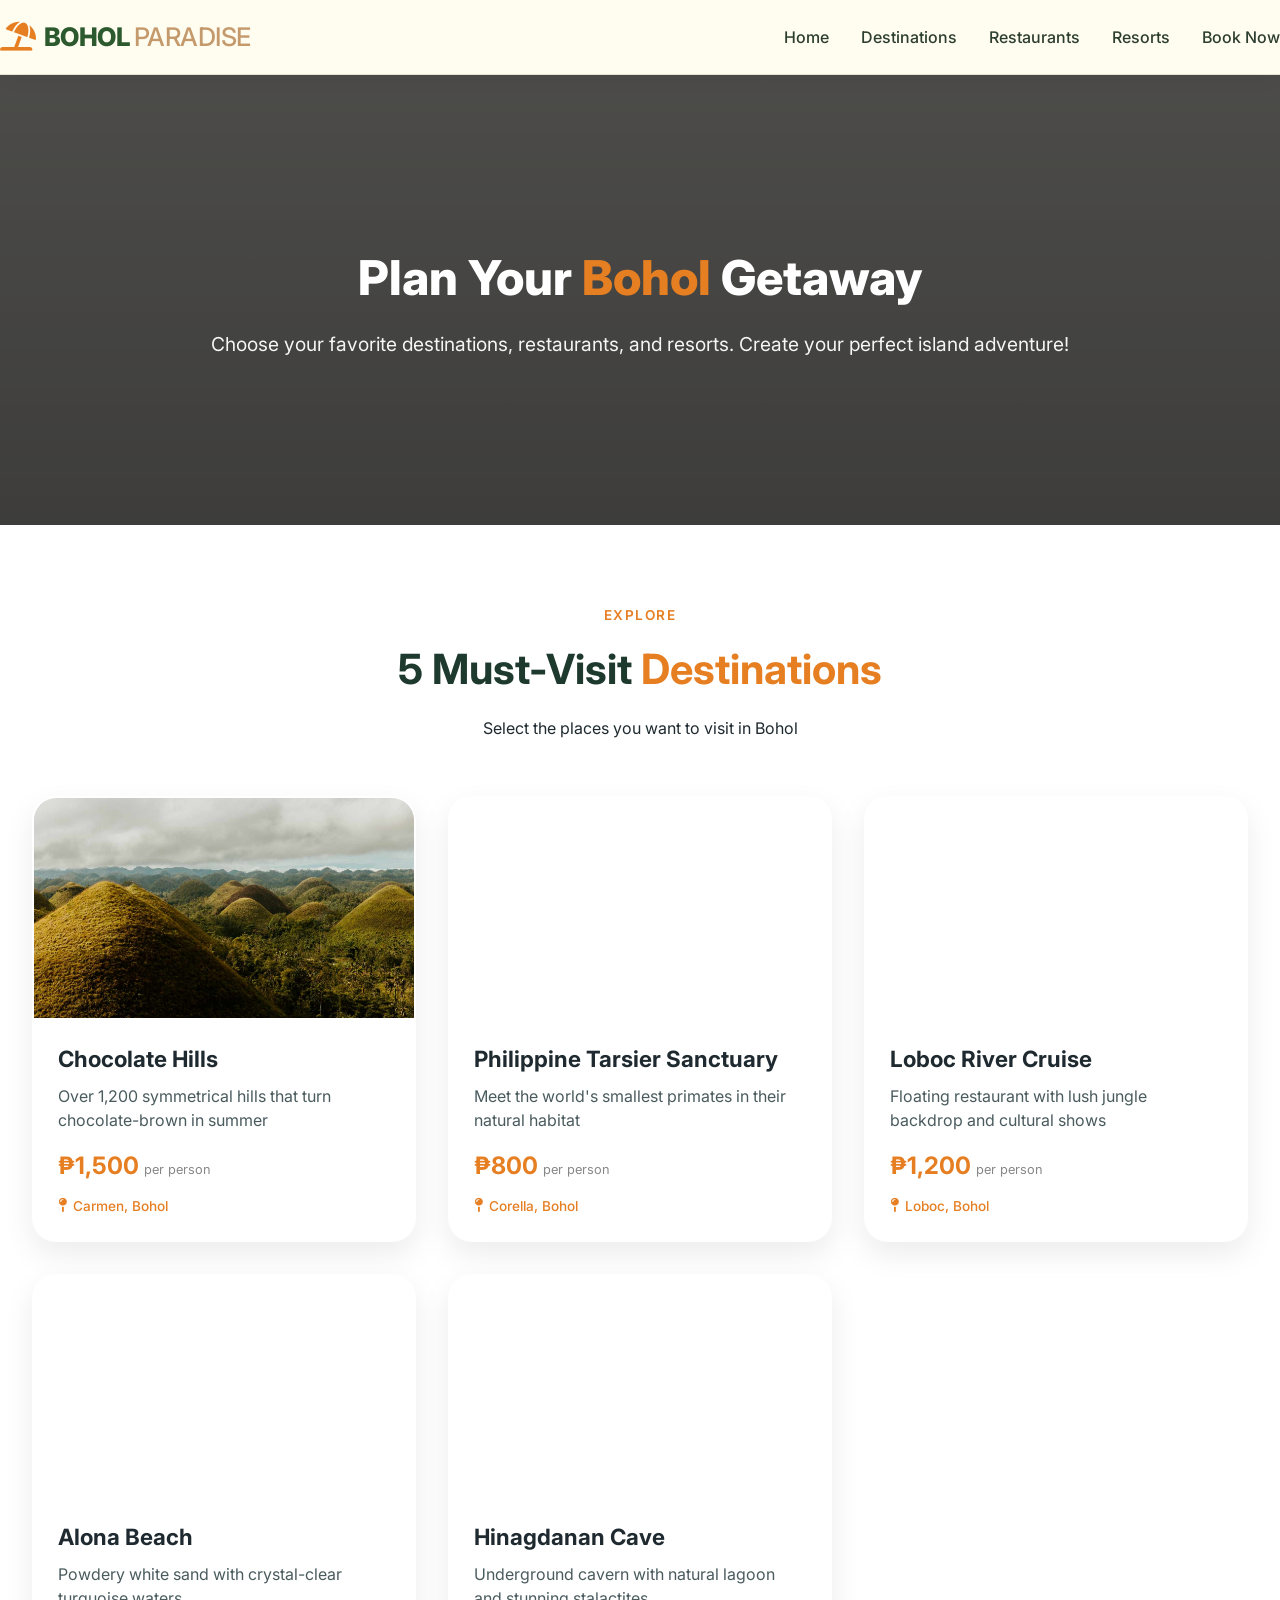
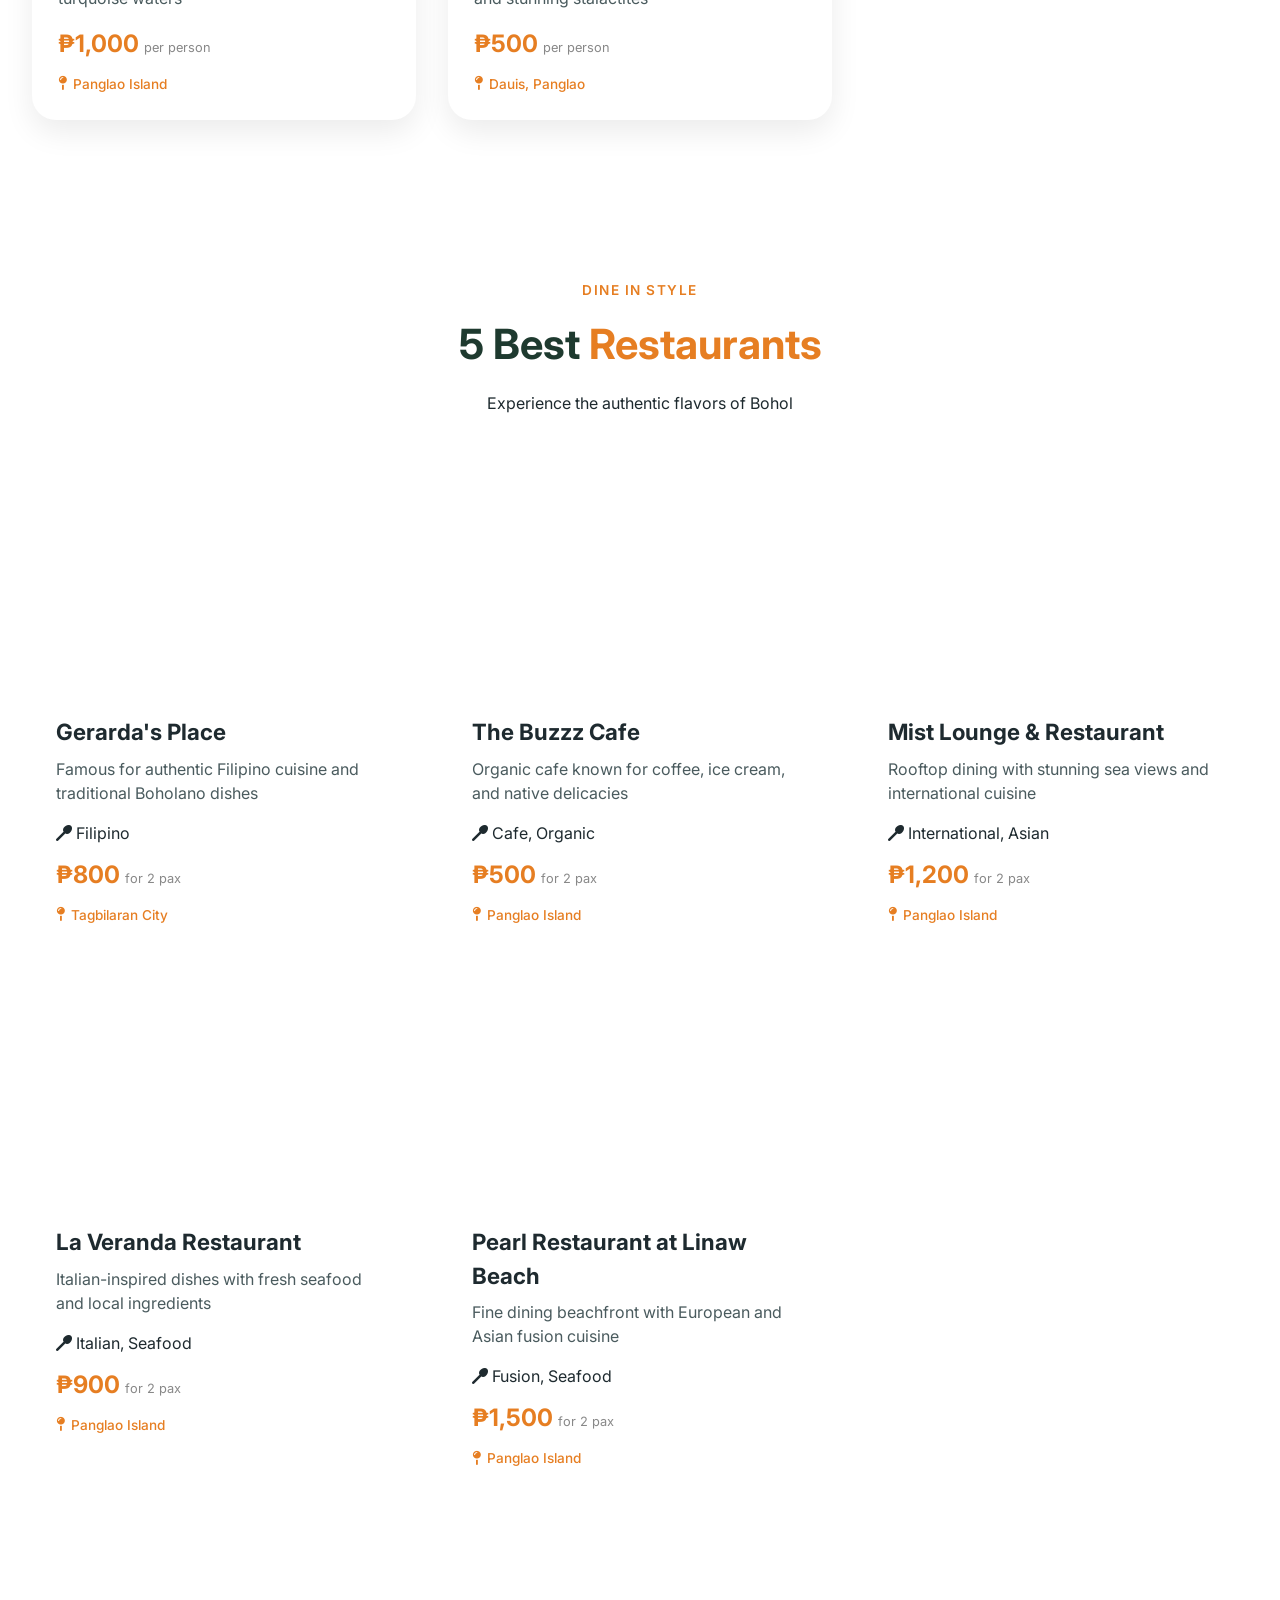
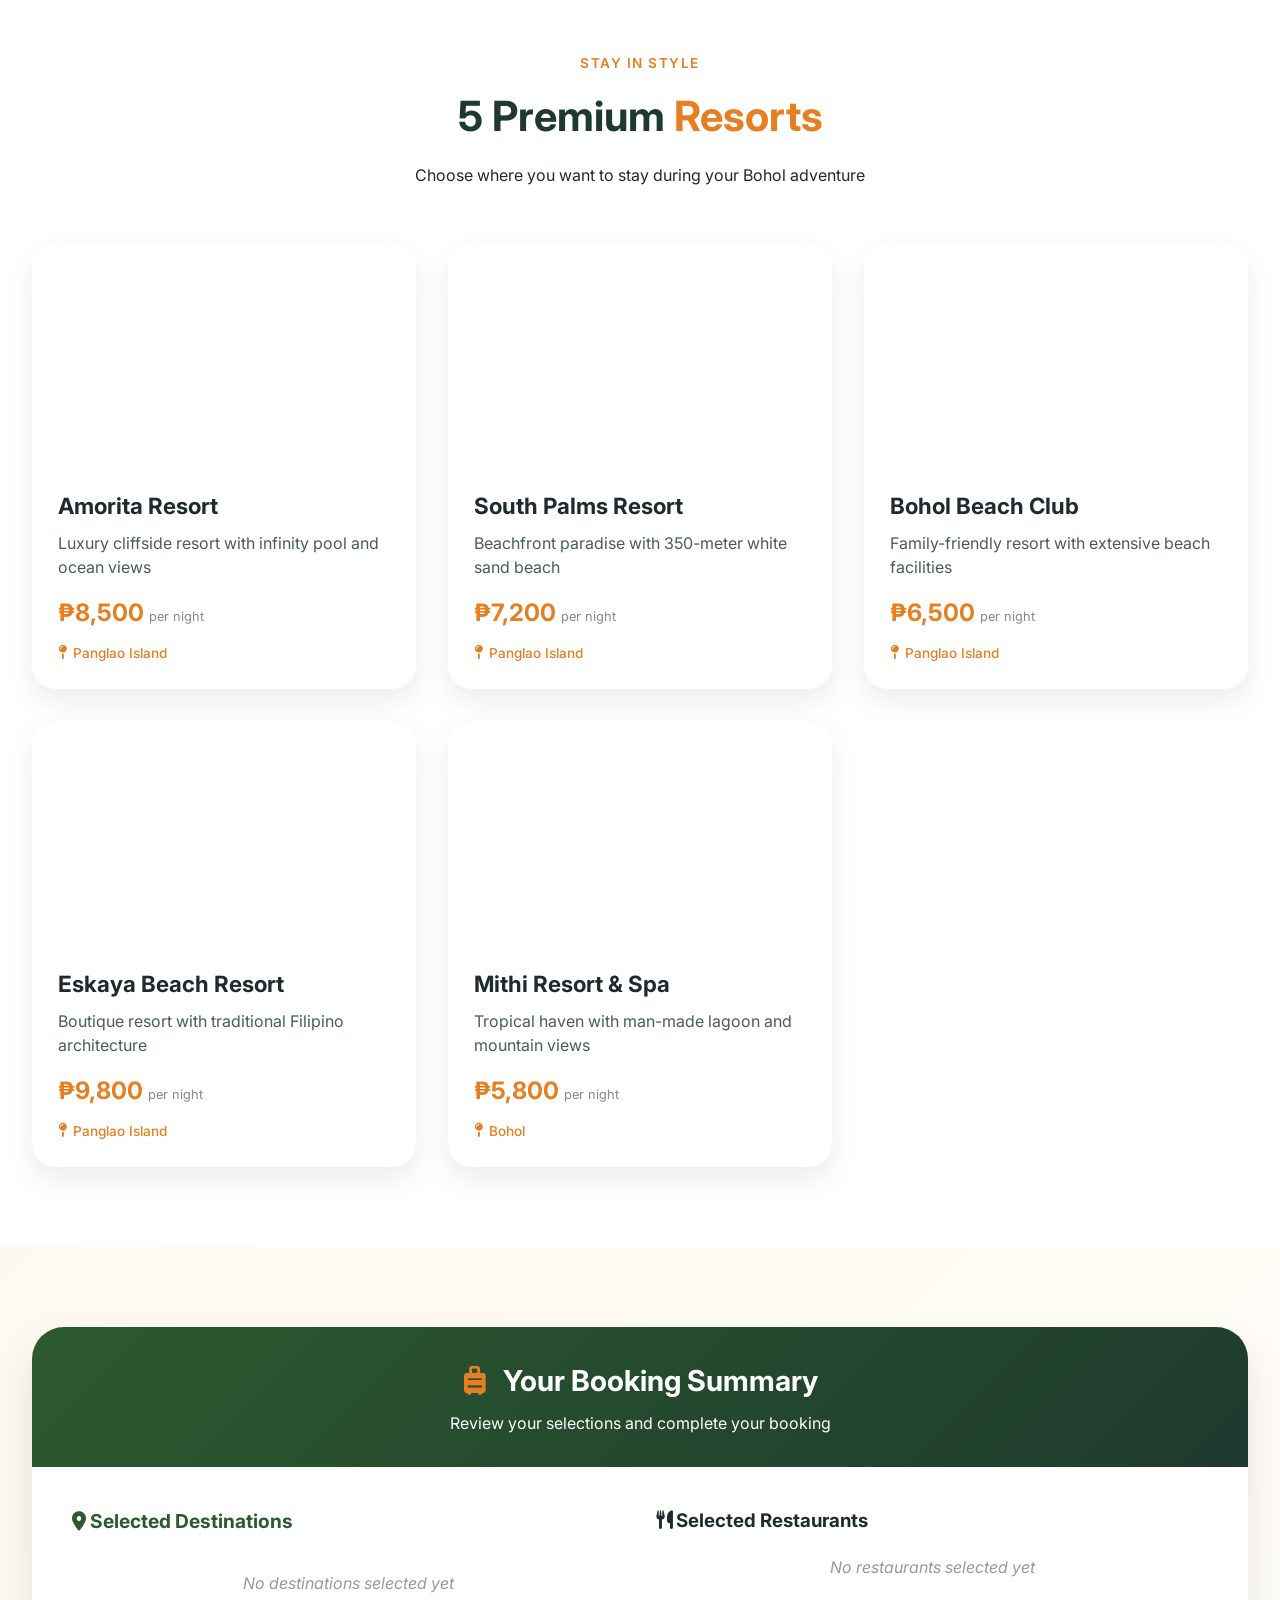
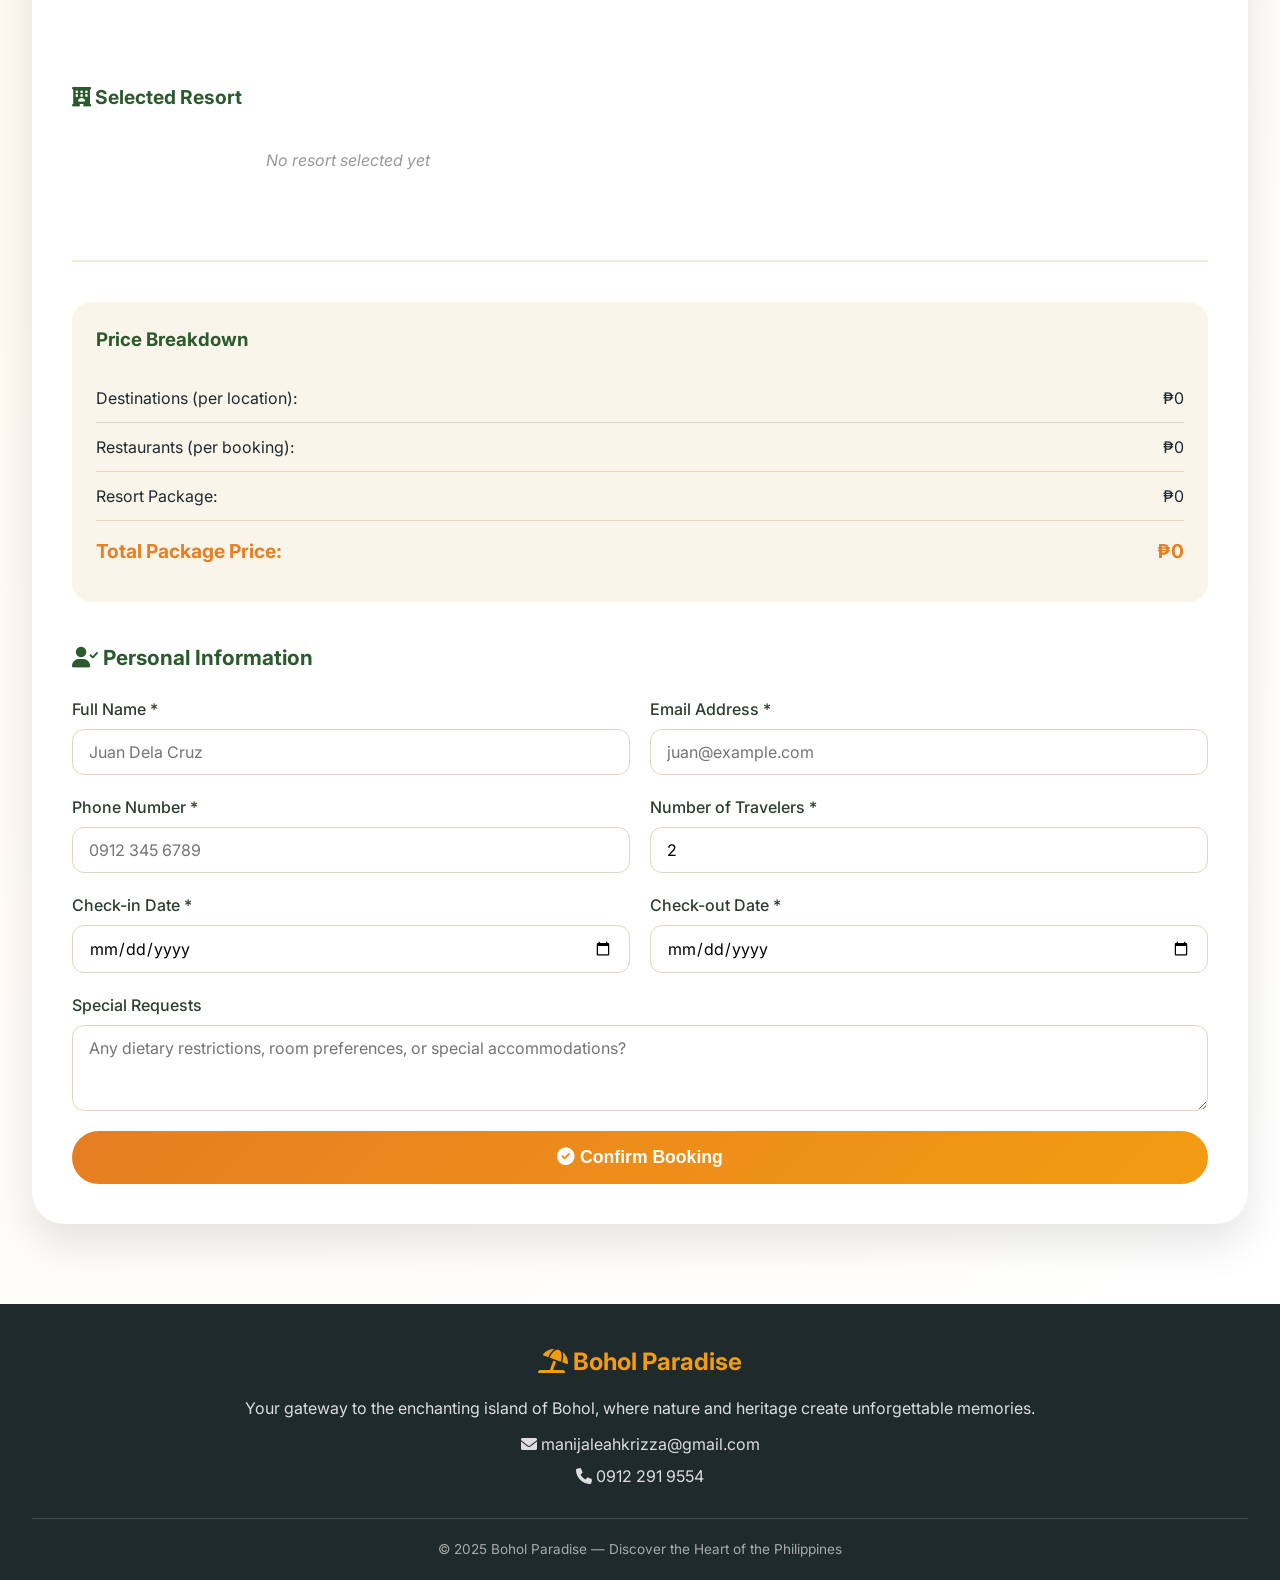
<file: Book.html>
<!DOCTYPE html>
<html lang="en">
<head>
    <meta charset="UTF-8">
    <meta name="viewport" content="width=device-width, initial-scale=1.0">
    <title>Book Your Bohol Adventure | Resorts, Destinations & Restaurants</title>
    <link rel="preconnect" href="https://fonts.googleapis.com">
    <link rel="preconnect" href="https://fonts.gstatic.com" crossorigin>
    <link href="https://fonts.googleapis.com/css2?family=Inter:opsz,wght@14..32,300;14..32,400;14..32,500;14..32,600;14..32,700;14..32,800&display=swap" rel="stylesheet">
    <link rel="stylesheet" href="https://cdnjs.cloudflare.com/ajax/libs/font-awesome/6.0.0-beta3/css/all.min.css">
    <link rel="stylesheet" href="booking.css">
</head>
<body>
    <header>
        <div class="container navbar">
            <div class="logo">
                <i class="fas fa-umbrella-beach"></i>
                <span>BOHOL <span class="light">PARADISE</span></span>
            </div>
            <nav>
                <ul class="nav-links">
                    <li><a href="index.html">Home</a></li>
                    <li><a href="#destinations">Destinations</a></li>
                    <li><a href="#restaurants">Restaurants</a></li>
                    <li><a href="#resorts">Resorts</a></li>
                    <li><a href="#booking-section">Book Now</a></li>
                </ul>
            </nav>
            <div class="menu-toggle" id="mobileMenuToggle">
                <i class="fas fa-bars"></i>
            </div>
        </div>
    </header>

    <main>
        <section class="booking-hero">
            <div class="hero-overlay"></div>
            <div class="hero-content container">
                <h1>Plan Your <span class="accent">Bohol</span> Getaway</h1>
                <p>Choose your favorite destinations, restaurants, and resorts. Create your perfect island adventure!</p>
            </div>
        </section>

        <section id="destinations" class="selection-section">
            <div class="container">
                <div class="section-header">
                    <span class="section-subtitle">Explore</span>
                    <h2>5 Must-Visit <span class="accent">Destinations</span></h2>
                    <p>Select the places you want to visit in Bohol</p>
                </div>
                <div class="cards-grid" id="destinationsGrid"></div>
            </div>
        </section>

        <section id="restaurants" class="selection-section">
            <div class="container">
                <div class="section-header">
                    <span class="section-subtitle">Dine in Style</span>
                    <h2>5 Best <span class="accent">Restaurants</span></h2>
                    <p>Experience the authentic flavors of Bohol</p>
                </div>
                <div class="cards-grid" id="restaurantsGrid"></div>
            </div>
        </section>

        <section id="resorts" class="selection-section">
            <div class="container">
                <div class="section-header">
                    <span class="section-subtitle">Stay in Style</span>
                    <h2>5 Premium <span class="accent">Resorts</span></h2>
                    <p>Choose where you want to stay during your Bohol adventure</p>
                </div>
                <div class="cards-grid" id="resortsGrid"></div>
            </div>
        </section>

        <section id="booking-section" class="booking-summary">
            <div class="container">
                <div class="summary-wrapper">
                    <div class="summary-header">
                        <h2><i class="fas fa-suitcase-rolling"></i> Your Booking Summary</h2>
                        <p>Review your selections and complete your booking</p>
                    </div>
                    
                    <div class="summary-content">
                        <div class="selected-items">
                            <div class="selected-destinations">
                                <h3><i class="fas fa-map-marker-alt"></i> Selected Destinations</h3>
                                <div id="selectedDestinationsList" class="selected-list">
                                    <p class="empty-message">No destinations selected yet</p>
                                </div>
                            </div>
                            
                            <div class="selected-restaurants">
                                <h3><i class="fas fa-utensils"></i> Selected Restaurants</h3>
                                <div id="selectedRestaurantsList" class="selected-list">
                                    <p class="empty-message">No restaurants selected yet</p>
                                </div>
                            </div>
                            
                            <div class="selected-resorts">
                                <h3><i class="fas fa-hotel"></i> Selected Resort</h3>
                                <div id="selectedResortList" class="selected-list">
                                    <p class="empty-message">No resort selected yet</p>
                                </div>
                            </div>
                        </div>
                        
                        <div class="price-breakdown">
                            <h3>Price Breakdown</h3>
                            <div class="price-item">
                                <span>Destinations (per location):</span>
                                <span id="destinationsPrice">₱0</span>
                            </div>
                            <div class="price-item">
                                <span>Restaurants (per booking):</span>
                                <span id="restaurantsPrice">₱0</span>
                            </div>
                            <div class="price-item">
                                <span>Resort Package:</span>
                                <span id="resortPrice">₱0</span>
                            </div>
                            <div class="price-item total">
                                <span>Total Package Price:</span>
                                <span id="totalPrice">₱0</span>
                            </div>
                        </div>
                        
                        <form id="bookingForm" class="booking-form">
                            <h3><i class="fas fa-user-check"></i> Personal Information</h3>
                            <div class="form-row">
                                <div class="form-group">
                                    <label for="fullName">Full Name *</label>
                                    <input type="text" id="fullName" required placeholder="Juan Dela Cruz">
                                </div>
                                <div class="form-group">
                                    <label for="email">Email Address *</label>
                                    <input type="email" id="email" required placeholder="juan@example.com">
                                </div>
                            </div>
                            <div class="form-row">
                                <div class="form-group">
                                    <label for="phone">Phone Number *</label>
                                    <input type="tel" id="phone" required placeholder="0912 345 6789">
                                </div>
                                <div class="form-group">
                                    <label for="travelers">Number of Travelers *</label>
                                    <input type="number" id="travelers" min="1" value="2" required>
                                </div>
                            </div>
                            <div class="form-row">
                                <div class="form-group">
                                    <label for="checkIn">Check-in Date *</label>
                                    <input type="date" id="checkIn" required>
                                </div>
                                <div class="form-group">
                                    <label for="checkOut">Check-out Date *</label>
                                    <input type="date" id="checkOut" required>
                                </div>
                            </div>
                            <div class="form-group">
                                <label for="specialRequests">Special Requests</label>
                                <textarea id="specialRequests" rows="3" placeholder="Any dietary restrictions, room preferences, or special accommodations?"></textarea>
                            </div>
                            <button type="submit" class="btn-submit" id="submitBooking">
                                <i class="fas fa-check-circle"></i> Confirm Booking
                            </button>
                        </form>
                    </div>
                </div>
            </div>
        </section>
    </main>

    <footer>
        <div class="container">
            <div class="footer-content">
                <div class="footer-logo">
                    <i class="fas fa-umbrella-beach"></i> Bohol Paradise
                </div>
                <p>Your gateway to the enchanting island of Bohol, where nature and heritage create unforgettable memories.</p>
                <div class="contact-info">
                    <p><i class="fas fa-envelope"></i> manijaleahkrizza@gmail.com</p>
                    <p><i class="fas fa-phone"></i> 0912 291 9554</p>
                </div>
            </div>
            <div class="footer-bottom">
                <p>© 2025 Bohol Paradise — Discover the Heart of the Philippines</p>
            </div>
        </div>
    </footer>

    <div id="successModal" class="modal">
        <div class="modal-content">
            <span class="close-modal">&times;</span>
            <i class="fas fa-check-circle modal-icon"></i>
            <h3>Booking Confirmed!</h3>
            <p>Thank you for booking your Bohol adventure! A confirmation email has been sent to your email address. Our travel specialist will contact you within 24 hours.</p>
            <button class="modal-close-btn">OK, Got it!</button>
        </div>
    </div>

    <script src="booking.js"></script>
</body>
</html>
</file>
<file: booking.css>
* {
    margin: 0;
    padding: 0;
    box-sizing: border-box;
}

body {
    font-family: 'Inter', sans-serif;
    background-color: #fefcf5;
    color: #1e2a2f;
    scroll-behavior: smooth;
    line-height: 1.5;
}

.container {
    max-width: 1280px;
    margin: 0 auto;
    padding: 0 32px;
}

header {
    background: rgba(255, 252, 240, 0.98);
    backdrop-filter: blur(8px);
    position: sticky;
    top: 0;
    z-index: 100;
    box-shadow: 0 2px 20px rgba(0, 0, 0, 0.05);
    border-bottom: 1px solid #e9e2d0;
}

.navbar {
    display: flex;
    justify-content: space-between;
    align-items: center;
    padding: 18px 0;
    gap: 32px;
}

.logo {
    font-size: 1.6rem;
    font-weight: 800;
    letter-spacing: -0.5px;
    color: #2c5a2e;
    display: flex;
    align-items: center;
    gap: 8px;
}

.logo i {
    font-size: 1.8rem;
    color: #e67e22;
}

.logo .light {
    font-weight: 500;
    color: #c49a6c;
}

.nav-links {
    display: flex;
    gap: 32px;
    list-style: none;
}

.nav-links a {
    text-decoration: none;
    font-weight: 500;
    color: #2c3e2f;
    transition: color 0.3s;
    font-size: 1rem;
}

.nav-links a:hover {
    color: #e67e22;
}

.menu-toggle {
    display: none;
    font-size: 1.8rem;
    cursor: pointer;
    color: #2c5a2e;
}

.booking-hero {
    background: linear-gradient(rgba(0, 0, 0, 0.5), rgba(0, 0, 0, 0.6)), url('https://images.pexels.com/photos/753626/pexels-photo-753626.jpeg?auto=compress&cs=tinysrgb&w=1600');
    background-size: cover;
    background-position: center;
    min-height: 50vh;
    display: flex;
    align-items: center;
    position: relative;
    color: white;
    text-align: center;
}

.hero-overlay {
    position: absolute;
    top: 0;
    left: 0;
    width: 100%;
    height: 100%;
    background: rgba(0, 0, 0, 0.4);
}

.hero-content {
    position: relative;
    z-index: 2;
    width: 100%;
}

.hero-content h1 {
    font-size: 3rem;
    font-weight: 800;
    margin-bottom: 16px;
}

.accent {
    color: #e67e22;
}

.hero-content p {
    font-size: 1.2rem;
    opacity: 0.95;
}

.selection-section {
    padding: 80px 0;
    background: #ffffff;
}

.section-header {
    text-align: center;
    margin-bottom: 56px;
}

.section-subtitle {
    color: #e67e22;
    font-weight: 600;
    letter-spacing: 1.5px;
    text-transform: uppercase;
    font-size: 0.85rem;
    display: block;
    margin-bottom: 12px;
}

.section-header h2 {
    font-size: 2.6rem;
    font-weight: 700;
    color: #1e3a2f;
    margin-bottom: 16px;
}

.cards-grid {
    display: grid;
    grid-template-columns: repeat(auto-fill, minmax(320px, 1fr));
    gap: 32px;
}

.destination-card, .resort-card {
    background: white;
    border-radius: 24px;
    overflow: hidden;
    box-shadow: 0 12px 30px rgba(0, 0, 0, 0.08);
    transition: transform 0.3s, box-shadow 0.3s;
    cursor: pointer;
    position: relative;
    border: 2px solid transparent;
}

.destination-card:hover, .resort-card:hover {
    transform: translateY(-8px);
    box-shadow: 0 20px 35px rgba(0, 0, 0, 0.12);
}

.destination-card.selected, .resort-card.selected {
    border-color: #e67e22;
    box-shadow: 0 15px 35px rgba(230, 126, 34, 0.2);
}

.card-image {
    height: 220px;
    background-size: cover;
    background-position: center;
    position: relative;
}

.selected-badge {
    position: absolute;
    top: 16px;
    right: 16px;
    background: #e67e22;
    color: white;
    width: 32px;
    height: 32px;
    border-radius: 50%;
    display: flex;
    align-items: center;
    justify-content: center;
    font-size: 1rem;
    z-index: 2;
}

.card-content {
    padding: 24px;
}

.card-content h3 {
    font-size: 1.4rem;
    margin-bottom: 8px;
    font-weight: 700;
}

.card-content p {
    color: #4a5b5e;
    margin-bottom: 16px;
    line-height: 1.5;
}

.price {
    font-size: 1.5rem;
    font-weight: 700;
    color: #e67e22;
    margin: 12px 0;
}

.price small {
    font-size: 0.8rem;
    font-weight: 400;
    color: #888;
}

.location {
    font-size: 0.85rem;
    color: #e67e22;
    font-weight: 500;
    display: flex;
    align-items: center;
    gap: 6px;
}

.booking-summary {
    padding: 80px 0;
    background: linear-gradient(135deg, #fef9ef 0%, #ffffff 100%);
}

.summary-wrapper {
    background: white;
    border-radius: 32px;
    overflow: hidden;
    box-shadow: 0 20px 40px rgba(0, 0, 0, 0.1);
}

.summary-header {
    background: linear-gradient(135deg, #2c5a2e, #1e3a2f);
    color: white;
    padding: 32px;
    text-align: center;
}

.summary-header h2 {
    font-size: 1.8rem;
    margin-bottom: 8px;
}

.summary-header i {
    color: #e67e22;
    margin-right: 10px;
}

.summary-content {
    padding: 40px;
}

.selected-items {
    display: grid;
    grid-template-columns: 1fr 1fr;
    gap: 32px;
    margin-bottom: 40px;
    padding-bottom: 32px;
    border-bottom: 2px solid #f0e9d8;
}

.selected-destinations h3, .selected-resorts h3 {
    font-size: 1.2rem;
    margin-bottom: 16px;
    color: #2c5a2e;
}

.selected-list {
    min-height: 100px;
}

.selected-item {
    background: #fef9ef;
    padding: 12px;
    margin-bottom: 10px;
    border-radius: 12px;
    display: flex;
    justify-content: space-between;
    align-items: center;
    border-left: 4px solid #e67e22;
}

.selected-item .remove-btn {
    background: #ff6b6b;
    color: white;
    border: none;
    width: 28px;
    height: 28px;
    border-radius: 50%;
    cursor: pointer;
    font-size: 0.8rem;
    transition: 0.2s;
}

.selected-item .remove-btn:hover {
    background: #ff4444;
    transform: scale(1.05);
}

.empty-message {
    color: #999;
    font-style: italic;
    padding: 20px;
    text-align: center;
}

.price-breakdown {
    background: #f9f5ea;
    padding: 24px;
    border-radius: 20px;
    margin-bottom: 40px;
}

.price-breakdown h3 {
    margin-bottom: 20px;
    color: #2c5a2e;
}

.price-item {
    display: flex;
    justify-content: space-between;
    padding: 12px 0;
    border-bottom: 1px solid #e0d6c2;
}

.price-item.total {
    border-bottom: none;
    font-size: 1.2rem;
    font-weight: 700;
    color: #e67e22;
    padding-top: 16px;
}

.booking-form h3 {
    font-size: 1.3rem;
    margin-bottom: 24px;
    color: #2c5a2e;
}

.form-row {
    display: grid;
    grid-template-columns: 1fr 1fr;
    gap: 20px;
    margin-bottom: 20px;
}

.form-group {
    display: flex;
    flex-direction: column;
}

.form-group label {
    margin-bottom: 8px;
    font-weight: 500;
    color: #2c3e2f;
}

.form-group input, .form-group select, .form-group textarea {
    padding: 12px 16px;
    border: 1px solid #e0d6c2;
    border-radius: 12px;
    font-family: 'Inter', sans-serif;
    font-size: 1rem;
    transition: 0.2s;
}

.form-group input:focus, .form-group select:focus, .form-group textarea:focus {
    outline: none;
    border-color: #e67e22;
    box-shadow: 0 0 0 3px rgba(230, 126, 34, 0.1);
}

.btn-submit {
    background: linear-gradient(135deg, #e67e22, #f39c12);
    color: white;
    border: none;
    padding: 16px 32px;
    border-radius: 50px;
    font-size: 1.1rem;
    font-weight: 600;
    cursor: pointer;
    transition: all 0.3s;
    width: 100%;
    margin-top: 20px;
}

.btn-submit:hover {
    transform: translateY(-2px);
    box-shadow: 0 10px 25px rgba(230, 126, 34, 0.3);
}

footer {
    background: #1e2a2b;
    color: #ddd;
    padding: 40px 0 20px;
}

.footer-content {
    text-align: center;
    margin-bottom: 30px;
}

.footer-logo {
    font-size: 1.5rem;
    font-weight: 700;
    margin-bottom: 16px;
    color: #f39c12;
}

.footer-content p {
    margin-bottom: 12px;
}

.contact-info p {
    margin: 8px 0;
}

.footer-bottom {
    text-align: center;
    border-top: 1px solid #3b4e48;
    padding-top: 20px;
    font-size: 0.85rem;
    color: #aaa;
}

.modal {
    display: none;
    position: fixed;
    top: 0;
    left: 0;
    width: 100%;
    height: 100%;
    background: rgba(0, 0, 0, 0.7);
    z-index: 1000;
    justify-content: center;
    align-items: center;
    backdrop-filter: blur(4px);
}

.modal-content {
    background: white;
    max-width: 480px;
    width: 90%;
    padding: 40px 32px;
    border-radius: 36px;
    text-align: center;
    animation: fadeInUp 0.3s;
    box-shadow: 0 25px 40px rgba(0,0,0,0.3);
}

.modal-icon {
    font-size: 3.5rem;
    color: #e67e22;
    margin-bottom: 20px;
}

.modal-content h3 {
    font-size: 1.8rem;
    margin-bottom: 16px;
}

.modal-close-btn {
    background: #e67e22;
    border: none;
    padding: 12px 28px;
    border-radius: 40px;
    margin-top: 24px;
    font-weight: 600;
    cursor: pointer;
    color: white;
    font-size: 1rem;
}

.close-modal {
    float: right;
    font-size: 1.8rem;
    cursor: pointer;
    margin-top: -12px;
    transition: 0.2s;
}

@keyframes fadeInUp {
    from {
        opacity: 0;
        transform: translateY(30px);
    }
    to {
        opacity: 1;
        transform: translateY(0);
    }
}

@media (max-width: 768px) {
    .nav-links {
        display: none;
    }
    .menu-toggle {
        display: block;
    }
    .nav-links.active {
        display: flex;
        flex-direction: column;
        position: absolute;
        top: 80px;
        left: 0;
        width: 100%;
        background: white;
        padding: 28px;
        gap: 24px;
        box-shadow: 0 20px 30px rgba(0,0,0,0.1);
        border-radius: 0 0 24px 24px;
    }
    .cards-grid {
        grid-template-columns: 1fr;
    }
    .selected-items {
        grid-template-columns: 1fr;
        gap: 24px;
    }
    .form-row {
        grid-template-columns: 1fr;
        gap: 16px;
    }
    .hero-content h1 {
        font-size: 2rem;
    }
    .container {
        padding: 0 20px;
    }
    .summary-content {
        padding: 24px;
    }
    /* Additional styles for restaurant cards */
.restaurant-card {
    background: white;
    border-radius: 24px;
    overflow: hidden;
    box-shadow: 0 12px 30px rgba(0, 0, 0, 0.08);
    transition: transform 0.3s, box-shadow 0.3s;
    cursor: pointer;
    position: relative;
    border: 2px solid transparent;
}

.restaurant-card:hover {
    transform: translateY(-8px);
    box-shadow: 0 20px 35px rgba(0, 0, 0, 0.12);
}

.restaurant-card.selected {
    border-color: #e67e22;
    box-shadow: 0 15px 35px rgba(230, 126, 34, 0.2);
}

.cuisine {
    font-size: 0.85rem;
    color: #e67e22;
    font-weight: 500;
    display: flex;
    align-items: center;
    gap: 6px;
    margin-top: 8px;
    margin-bottom: 8px;
}

.selected-restaurants {
    background: #ffffff;
    border-radius: 16px;
    padding: 8px;
}

.selected-items {
    display: grid;
    grid-template-columns: repeat(3, 1fr);
    gap: 24px;
    margin-bottom: 40px;
    padding-bottom: 32px;
    border-bottom: 2px solid #f0e9d8;
}

@media (max-width: 992px) {
    .selected-items {
        grid-template-columns: repeat(2, 1fr);
    }
}

@media (max-width: 768px) {
    .selected-items {
        grid-template-columns: 1fr;
        gap: 24px;
    }
}
}
</file>
